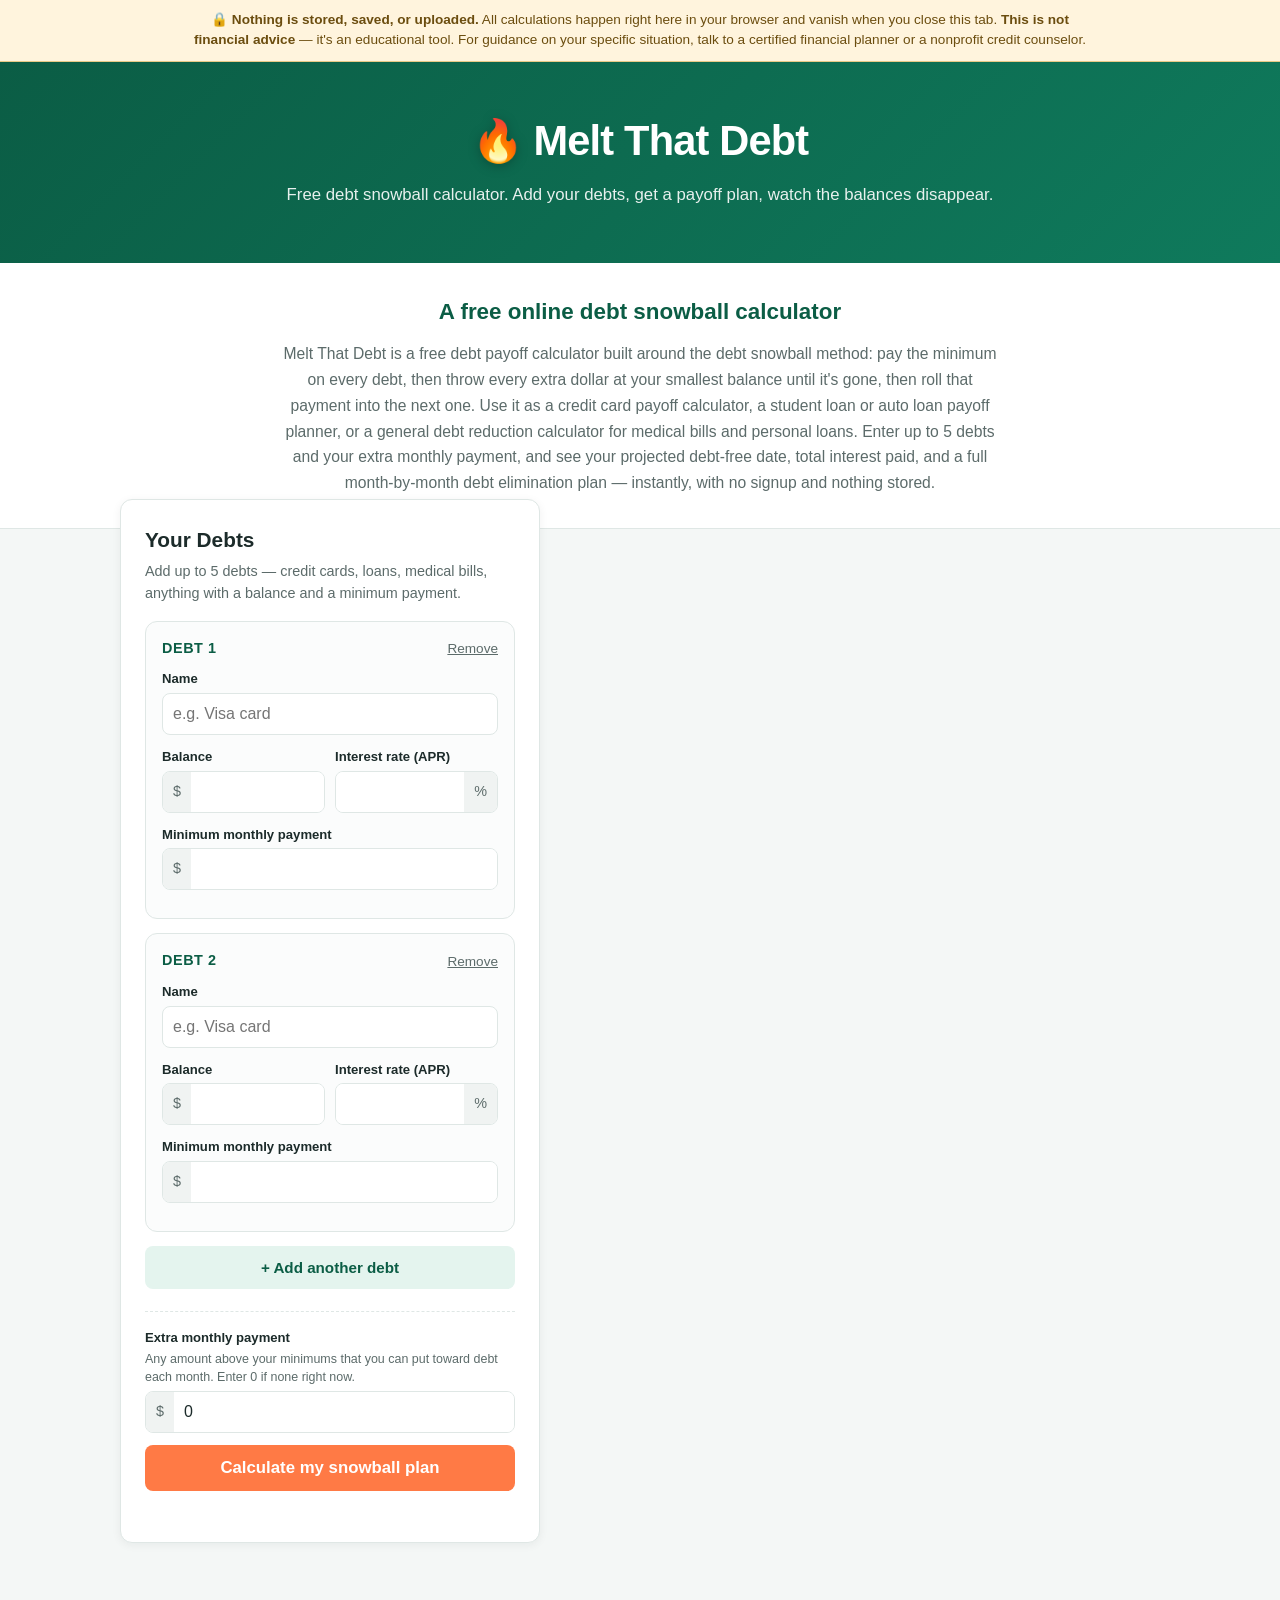
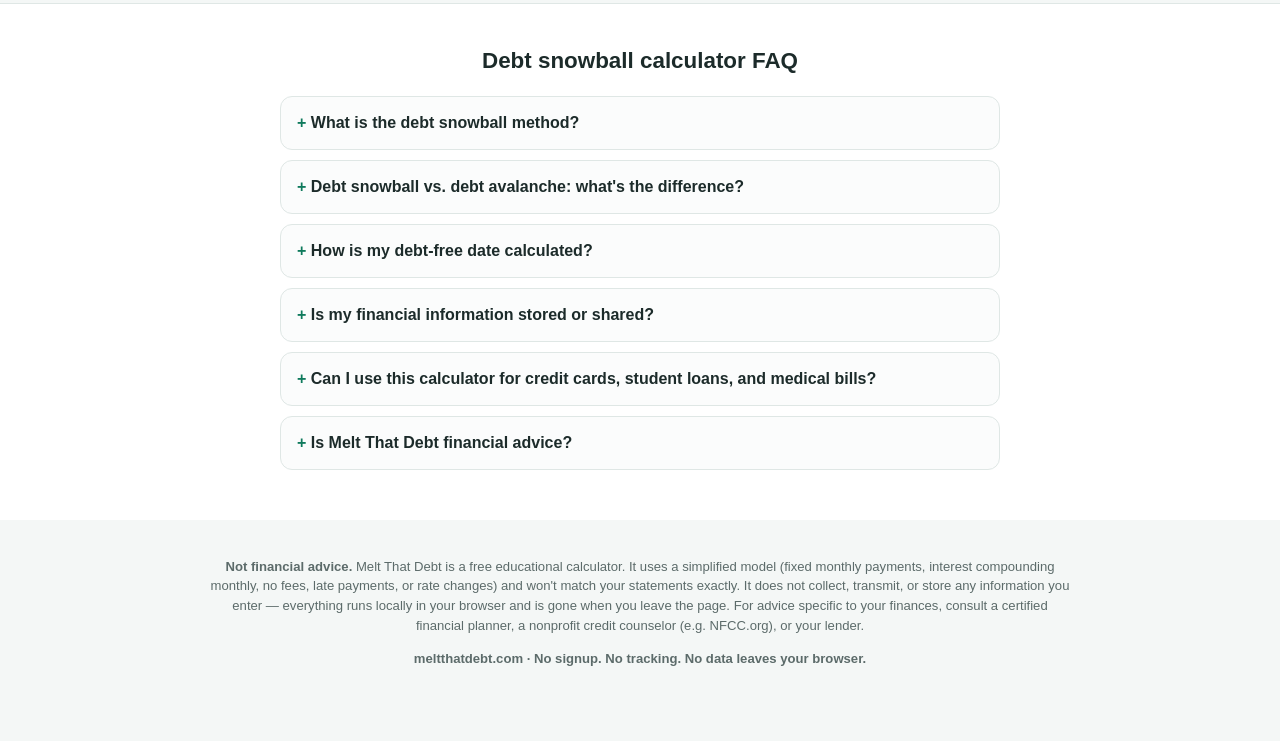
<file: meltthatdebt/index.html>
<!DOCTYPE html>
<html lang="en">
<head>
<meta charset="UTF-8" />
<meta name="viewport" content="width=device-width, initial-scale=1.0" />
<title>Melt That Debt — Free Debt Snowball Calculator</title>

<!-- Primary SEO meta -->
<meta name="description" content="Free debt snowball calculator that shows exactly how to pay off credit cards, personal loans, and medical bills fastest. Add up to 5 debts, see your debt-free date, total interest paid, and a full month-by-month payoff plan. No signup, nothing stored." />
<meta name="keywords" content="debt snowball calculator, debt payoff calculator, credit card debt calculator, pay off debt fast, debt free calculator, debt reduction calculator, debt elimination plan, debt snowball method, debt avalanche vs snowball, personal finance calculator, budgeting tool, loan payoff calculator, credit card payoff plan, financial freedom calculator, get out of debt, minimum payment calculator, debt free date calculator, how to pay off credit card debt, student loan payoff, medical debt payoff" />
<meta name="author" content="Melt That Debt" />
<meta name="robots" content="index, follow" />
<meta name="theme-color" content="#0f7a5c" />
<link rel="canonical" href="https://meltthatdebt.com/" />

<!-- Open Graph / Facebook / LinkedIn / Slack unfurls -->
<meta property="og:type" content="website" />
<meta property="og:site_name" content="Melt That Debt" />
<meta property="og:title" content="Melt That Debt — Free Debt Snowball Calculator" />
<meta property="og:description" content="Add up to 5 debts and get a free, private debt snowball payoff plan: debt-free date, total interest paid, and a month-by-month schedule. Nothing is ever stored." />
<meta property="og:url" content="https://meltthatdebt.com/" />
<meta property="og:image" content="https://meltthatdebt.com/assets/og-image.png" />
<meta property="og:image:width" content="1200" />
<meta property="og:image:height" content="630" />
<meta property="og:image:alt" content="Melt That Debt — free debt snowball calculator" />
<meta property="og:locale" content="en_US" />

<!-- Twitter / X Card -->
<meta name="twitter:card" content="summary_large_image" />
<meta name="twitter:title" content="Melt That Debt — Free Debt Snowball Calculator" />
<meta name="twitter:description" content="Add up to 5 debts and get a free, private debt snowball payoff plan: debt-free date, total interest paid, and a month-by-month schedule." />
<meta name="twitter:image" content="https://meltthatdebt.com/assets/og-image.png" />
<meta name="twitter:image:alt" content="Melt That Debt — free debt snowball calculator" />

<!-- Icons / PWA -->
<link rel="manifest" href="/manifest.json" />
<link rel="icon" type="image/png" sizes="32x32" href="/assets/icon-32.png" />
<link rel="icon" type="image/png" sizes="192x192" href="/assets/icon-192.png" />
<link rel="apple-touch-icon" sizes="180x180" href="/assets/icon-180.png" />
<link rel="icon" href="data:image/svg+xml,<svg xmlns=%22http://www.w3.org/2000/svg%22 viewBox=%220 0 100 100%22><text y=%22.9em%22 font-size=%2290%22>🔥</text></svg>" />

<link rel="stylesheet" href="styles.css" />

<!-- Structured data: describes the tool itself -->
<script type="application/ld+json">
{
  "@context": "https://schema.org",
  "@type": "WebApplication",
  "name": "Melt That Debt",
  "url": "https://meltthatdebt.com/",
  "description": "A free, private debt snowball calculator. Add up to 5 debts (credit cards, loans, medical bills) and get a month-by-month payoff plan showing your debt-free date and total interest paid.",
  "applicationCategory": "FinanceApplication",
  "operatingSystem": "Any (runs in any modern web browser)",
  "offers": {
    "@type": "Offer",
    "price": "0",
    "priceCurrency": "USD"
  },
  "featureList": [
    "Debt snowball payoff calculator",
    "Supports up to 5 debts",
    "Debt-free date estimate",
    "Total interest paid estimate",
    "Month-by-month payoff schedule",
    "No signup or data storage required"
  ]
}
</script>

<!-- Structured data: FAQ content matches the visible FAQ section below -->
<script type="application/ld+json">
{
  "@context": "https://schema.org",
  "@type": "FAQPage",
  "mainEntity": [
    {
      "@type": "Question",
      "name": "What is the debt snowball method?",
      "acceptedAnswer": {
        "@type": "Answer",
        "text": "The debt snowball method is a debt payoff strategy where you list your debts from smallest balance to largest, pay the minimum on all of them, and put every extra dollar toward the smallest balance first. Once that debt is paid off, you roll its payment into the next-smallest debt, so your payment 'snowballs' and grows as each debt disappears."
      }
    },
    {
      "@type": "Question",
      "name": "Debt snowball vs. debt avalanche: what's the difference?",
      "acceptedAnswer": {
        "@type": "Answer",
        "text": "The debt snowball method targets your smallest balance first, which builds momentum and quick wins. The debt avalanche method targets your highest interest rate first, which usually saves more money in total interest. This calculator uses the snowball method because the fast early payoffs tend to keep people motivated enough to finish."
      }
    },
    {
      "@type": "Question",
      "name": "How is my debt-free date calculated?",
      "acceptedAnswer": {
        "@type": "Answer",
        "text": "The calculator simulates your debts month by month: interest accrues on each balance, minimum payments are made on every debt, and any extra monthly payment is applied to your current target debt. As each debt is paid off, its minimum payment rolls into the next one. The date is simply today's date plus the number of months that simulation takes to reach a zero balance on every debt."
      }
    },
    {
      "@type": "Question",
      "name": "Is my financial information stored or shared?",
      "acceptedAnswer": {
        "@type": "Answer",
        "text": "No. Melt That Debt runs entirely in your browser with no backend server, database, or analytics. Nothing you type is ever transmitted or saved anywhere, and it disappears as soon as you close or refresh the tab."
      }
    },
    {
      "@type": "Question",
      "name": "Can I use this calculator for credit cards, student loans, and medical bills?",
      "acceptedAnswer": {
        "@type": "Answer",
        "text": "Yes. You can add up to 5 debts of any kind, including credit cards, personal loans, auto loans, student loans, and medical bills, as long as you know the balance, interest rate, and minimum monthly payment."
      }
    },
    {
      "@type": "Question",
      "name": "Is Melt That Debt financial advice?",
      "acceptedAnswer": {
        "@type": "Answer",
        "text": "No. Melt That Debt is a free educational tool, not financial, legal, or tax advice. It uses a simplified model and may not match your real statements exactly. For advice specific to your situation, talk to a certified financial planner or a nonprofit credit counselor."
      }
    }
  ]
}
</script>
</head>
<body>

<div class="disclaimer-banner" role="note" aria-label="Privacy and advice disclaimer">
  <p>
    <strong>🔒 Nothing is stored, saved, or uploaded.</strong>
    All calculations happen right here in your browser and vanish when you close this tab.
    <strong>This is not financial advice</strong> — it's an educational tool. For guidance on your specific situation, talk to a certified financial planner or a nonprofit credit counselor.
  </p>
</div>

<header class="hero">
  <div class="hero-inner">
    <h1><span class="flame">🔥</span> Melt That Debt</h1>
    <p class="tagline">Free debt snowball calculator. Add your debts, get a payoff plan, watch the balances disappear.</p>
  </div>
</header>

<section class="intro">
  <div class="intro-inner">
    <h2>A free online debt snowball calculator</h2>
    <p>
      Melt That Debt is a free debt payoff calculator built around the debt snowball method: pay the minimum on every debt, then throw every extra dollar at your smallest balance until it's gone, then roll that payment into the next one. Use it as a credit card payoff calculator, a student loan or auto loan payoff planner, or a general debt reduction calculator for medical bills and personal loans. Enter up to 5 debts and your extra monthly payment, and see your projected debt-free date, total interest paid, and a full month-by-month debt elimination plan &mdash; instantly, with no signup and nothing stored.
    </p>
  </div>
</section>

<main class="layout">

  <section class="panel form-panel" aria-labelledby="form-heading">
    <h2 id="form-heading">Your Debts</h2>
    <p class="hint">Add up to 5 debts — credit cards, loans, medical bills, anything with a balance and a minimum payment.</p>

    <form id="debt-form" novalidate>
      <div id="debt-rows"></div>

      <button type="button" id="add-debt-btn" class="btn btn-secondary">+ Add another debt</button>

      <div class="field extra-payment-field">
        <label for="extra-payment">
          Extra monthly payment
          <span class="field-help">Any amount above your minimums that you can put toward debt each month. Enter 0 if none right now.</span>
        </label>
        <div class="input-prefix">
          <span>$</span>
          <input type="number" id="extra-payment" name="extra-payment" min="0" step="1" value="0" inputmode="decimal" />
        </div>
      </div>

      <button type="submit" id="calculate-btn" class="btn btn-primary">Calculate my snowball plan</button>
      <p id="form-error" class="form-error" role="alert" aria-live="polite"></p>
    </form>
  </section>

  <section class="panel results-panel" id="results-panel" aria-labelledby="results-heading" hidden>
    <h2 id="results-heading">Your Payoff Plan</h2>

    <div class="stat-cards" id="stat-cards"></div>

    <div class="results-block">
      <h3>Attack order (smallest balance first)</h3>
      <p class="hint">The debt snowball method: pay minimums on everything, then throw every spare dollar at your smallest balance. Once it's gone, roll its whole payment into the next one — your "snowball" grows as you go.</p>
      <ol id="payoff-order" class="payoff-order"></ol>
    </div>

    <div class="results-block">
      <h3>Total balance over time</h3>
      <canvas id="balance-chart" width="800" height="320" role="img" aria-label="Line chart of total remaining debt balance declining over time"></canvas>
      <div id="chart-legend" class="chart-legend"></div>
    </div>

    <div class="results-block">
      <h3>Full payoff schedule</h3>
      <p class="hint">One row per debt, showing exactly when it's crossed off the list.</p>
      <div class="table-wrap">
        <table id="schedule-table">
          <thead>
            <tr>
              <th>#</th>
              <th>Debt</th>
              <th>Starting balance</th>
              <th>Interest rate</th>
              <th>Debt-free in</th>
              <th>Debt-free date</th>
            </tr>
          </thead>
          <tbody></tbody>
        </table>
      </div>
    </div>

    <p id="warning-note" class="warning-note" hidden></p>
  </section>

</main>

<section class="faq" aria-labelledby="faq-heading">
  <div class="faq-inner">
    <h2 id="faq-heading">Debt snowball calculator FAQ</h2>

    <details>
      <summary>What is the debt snowball method?</summary>
      <p>The debt snowball method is a debt payoff strategy where you list your debts from smallest balance to largest, pay the minimum on all of them, and put every extra dollar toward the smallest balance first. Once that debt is paid off, you roll its payment into the next-smallest debt, so your payment "snowballs" and grows as each debt disappears.</p>
    </details>

    <details>
      <summary>Debt snowball vs. debt avalanche: what's the difference?</summary>
      <p>The debt snowball method targets your smallest balance first, which builds momentum and quick wins. The debt avalanche method targets your highest interest rate first, which usually saves more money in total interest. This calculator uses the snowball method because the fast early payoffs tend to keep people motivated enough to finish.</p>
    </details>

    <details>
      <summary>How is my debt-free date calculated?</summary>
      <p>The calculator simulates your debts month by month: interest accrues on each balance, minimum payments are made on every debt, and any extra monthly payment is applied to your current target debt. As each debt is paid off, its minimum payment rolls into the next one. The date is simply today's date plus the number of months that simulation takes to reach a zero balance on every debt.</p>
    </details>

    <details>
      <summary>Is my financial information stored or shared?</summary>
      <p>No. Melt That Debt runs entirely in your browser with no backend server, database, or analytics. Nothing you type is ever transmitted or saved anywhere, and it disappears as soon as you close or refresh the tab.</p>
    </details>

    <details>
      <summary>Can I use this calculator for credit cards, student loans, and medical bills?</summary>
      <p>Yes. You can add up to 5 debts of any kind, including credit cards, personal loans, auto loans, student loans, and medical bills, as long as you know the balance, interest rate, and minimum monthly payment.</p>
    </details>

    <details>
      <summary>Is Melt That Debt financial advice?</summary>
      <p>No. Melt That Debt is a free educational tool, not financial, legal, or tax advice. It uses a simplified model and may not match your real statements exactly. For advice specific to your situation, talk to a certified financial planner or a nonprofit credit counselor.</p>
    </details>
  </div>
</section>

<footer class="site-footer">
  <p>
    <strong>Not financial advice.</strong> Melt That Debt is a free educational calculator. It uses a simplified model (fixed monthly payments, interest compounding monthly, no fees, late payments, or rate changes) and won't match your statements exactly. It does not collect, transmit, or store any information you enter — everything runs locally in your browser and is gone when you leave the page. For advice specific to your finances, consult a certified financial planner, a nonprofit credit counselor (e.g. NFCC.org), or your lender.
  </p>
  <p class="footer-meta">meltthatdebt.com &middot; No signup. No tracking. No data leaves your browser.</p>
</footer>

<script src="script.js"></script>
</body>
</html>
</file>
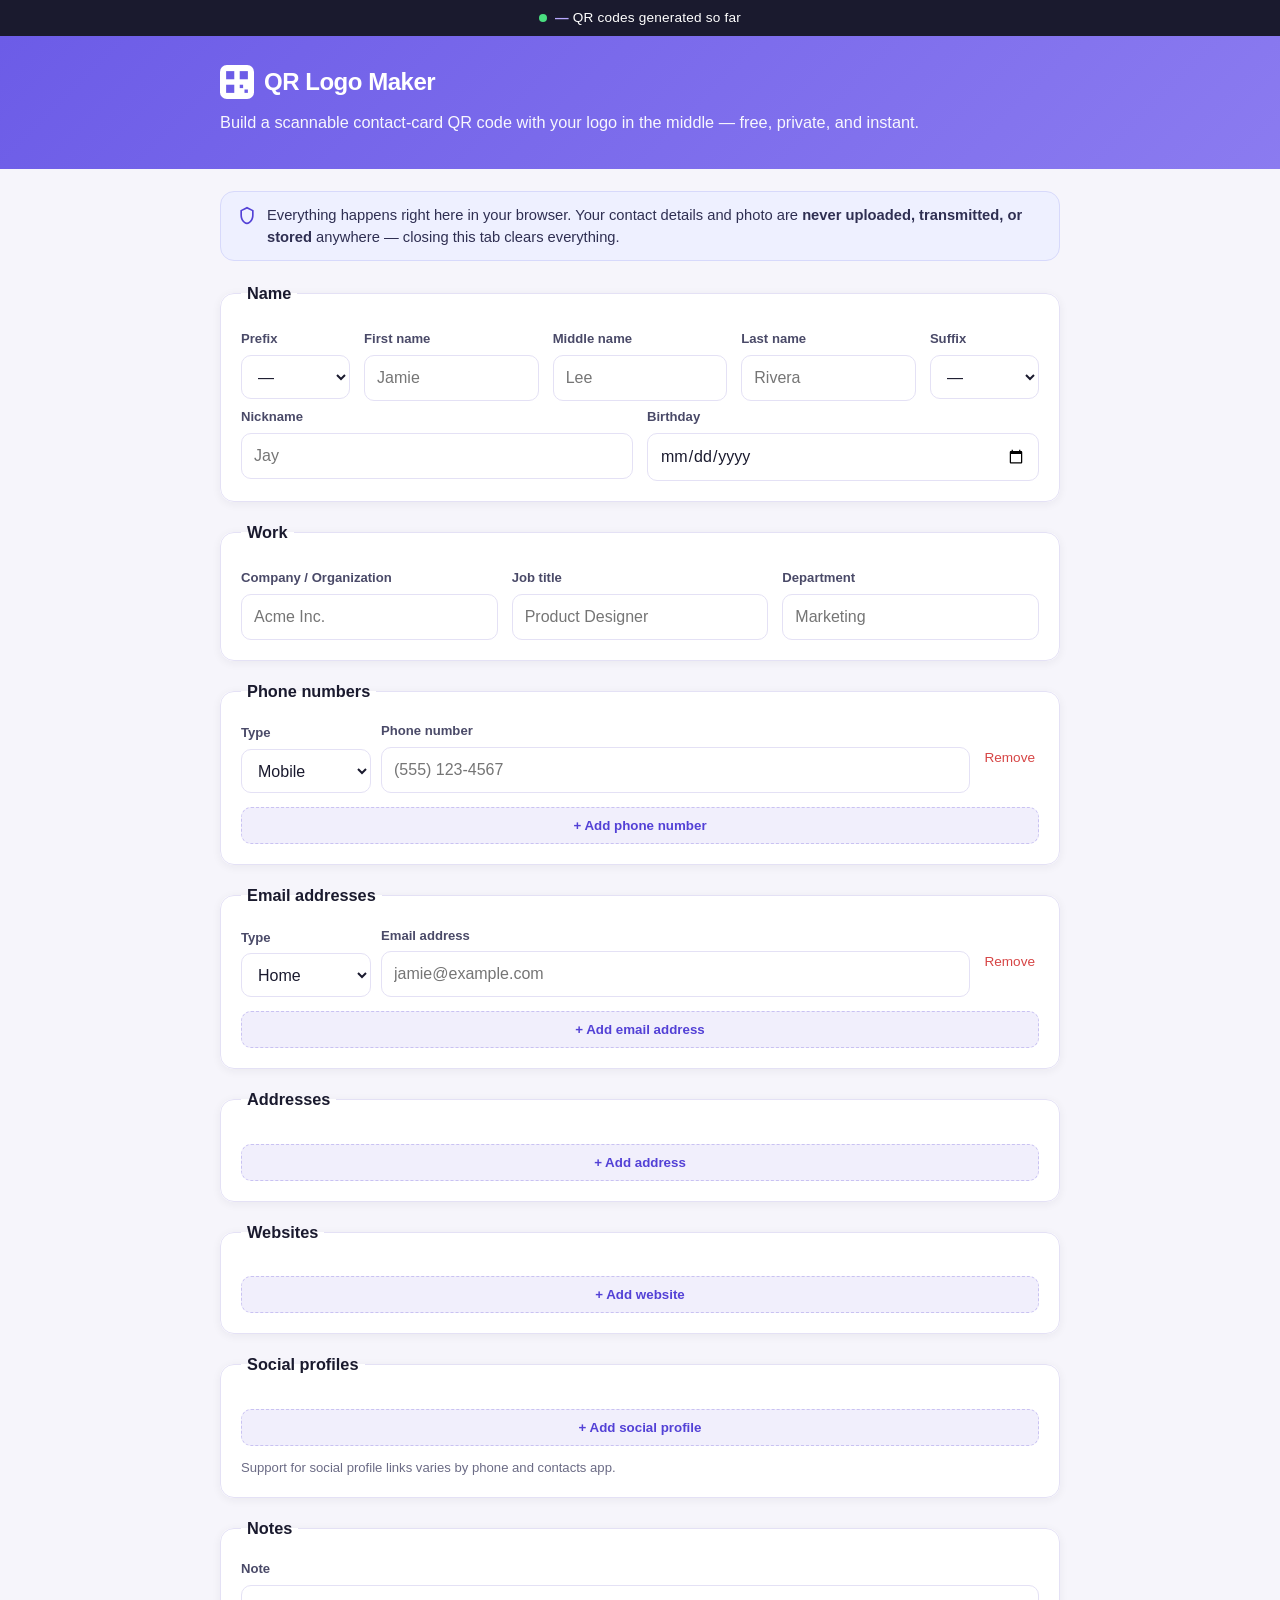
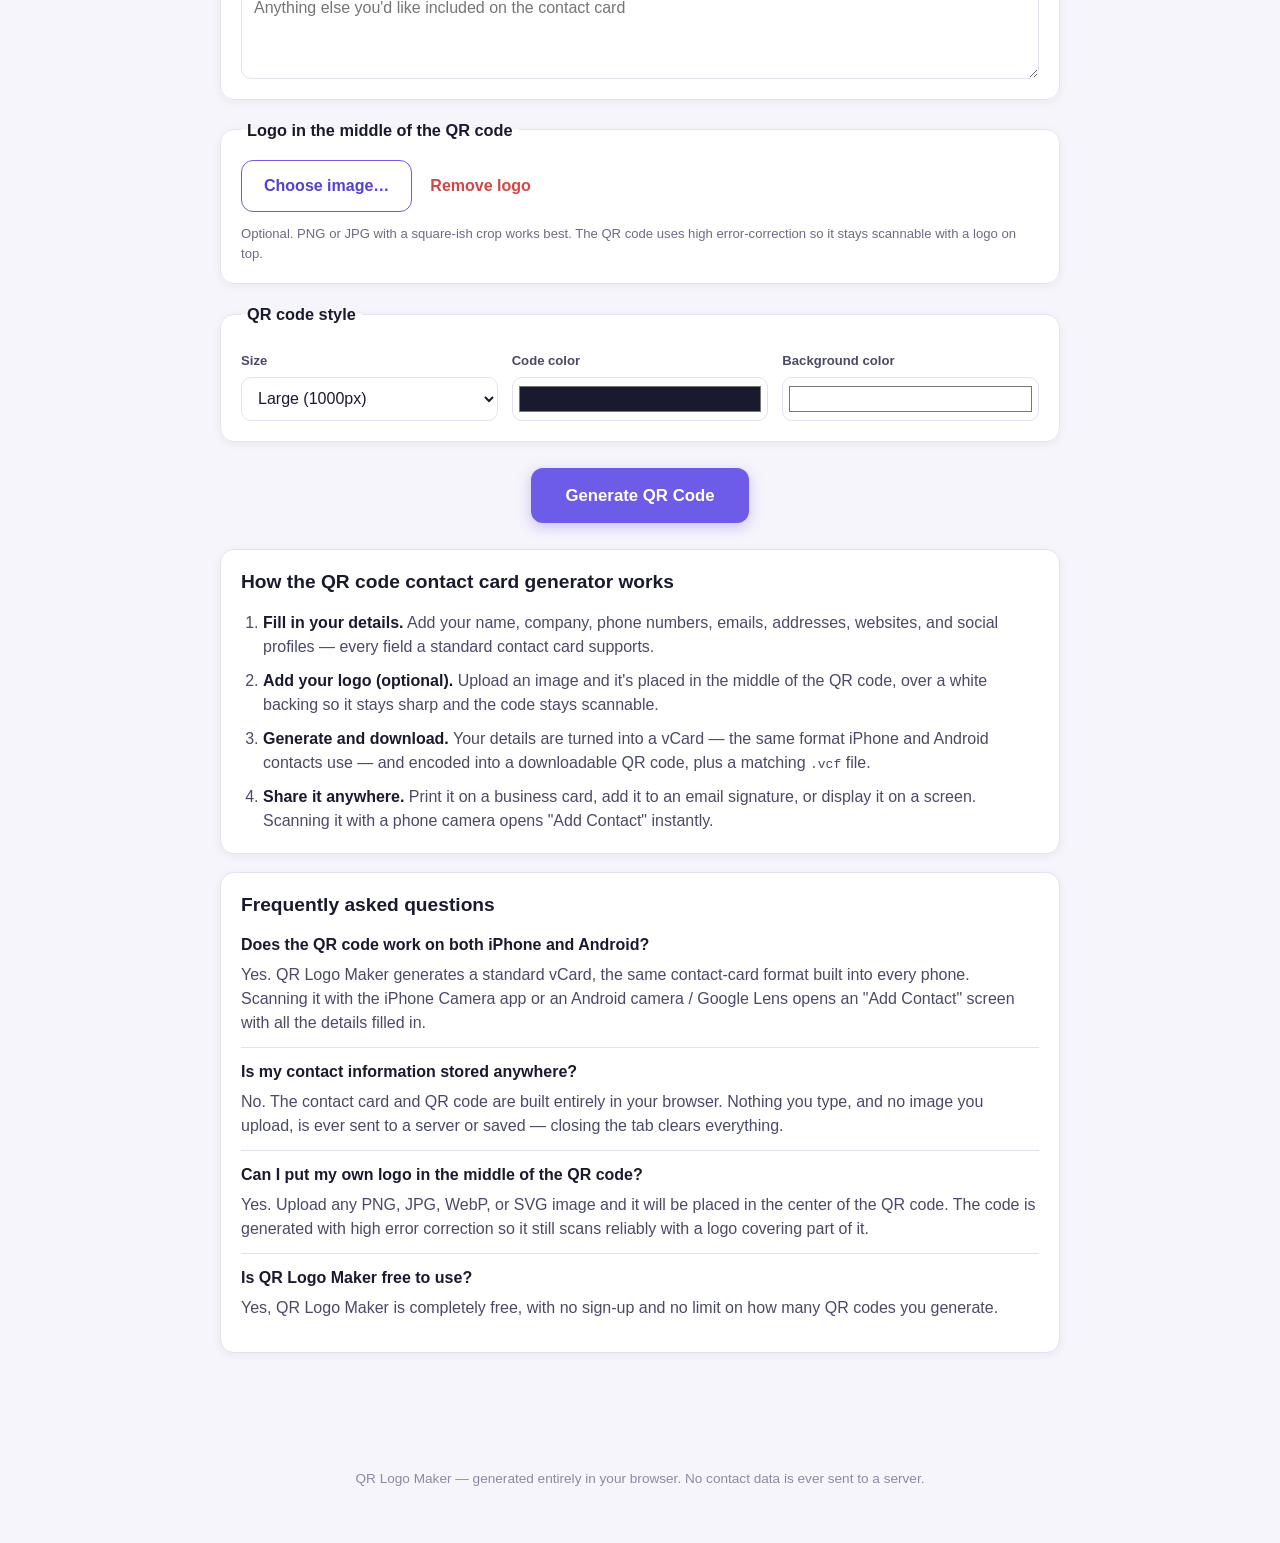
<file: qr-logo-maker/index.html>
<!DOCTYPE html>
<html lang="en">
<head>
<meta charset="UTF-8">
<meta name="viewport" content="width=device-width, initial-scale=1, maximum-scale=5">
<title>QR Logo Maker — Free vCard QR Code Generator with Your Logo</title>
<meta name="description" content="Create a free QR code contact card (vCard) with your own logo in the middle. Works with iPhone and Android contacts. Nothing is ever uploaded or stored.">
<meta name="keywords" content="QR code contact card, vCard QR code generator, QR code with logo, digital business card QR code, QR code maker free">
<meta name="robots" content="index, follow">
<meta name="author" content="QR Logo Maker">
<link rel="canonical" href="https://qrlogomaker.com/">

<!-- Open Graph / Facebook, LinkedIn, iMessage previews -->
<meta property="og:type" content="website">
<meta property="og:url" content="https://qrlogomaker.com/">
<meta property="og:site_name" content="QR Logo Maker">
<meta property="og:title" content="QR Logo Maker — Free vCard QR Code Generator with Your Logo">
<meta property="og:description" content="Create a free QR code contact card (vCard) with your own logo in the middle. Works with iPhone and Android contacts. Nothing is ever uploaded or stored.">
<meta property="og:image" content="https://qrlogomaker.com/assets/og-image.png">
<meta property="og:image:width" content="1200">
<meta property="og:image:height" content="630">
<meta property="og:image:alt" content="QR Logo Maker — free QR code contact cards with your logo in the middle">

<!-- Twitter / X card -->
<meta name="twitter:card" content="summary_large_image">
<meta name="twitter:title" content="QR Logo Maker — Free vCard QR Code Generator with Your Logo">
<meta name="twitter:description" content="Create a free QR code contact card (vCard) with your own logo in the middle. Works with iPhone and Android contacts. Nothing is ever uploaded or stored.">
<meta name="twitter:image" content="https://qrlogomaker.com/assets/og-image.png">

<meta name="theme-color" content="#6c5ce7">
<link rel="manifest" href="manifest.json">
<link rel="icon" type="image/svg+xml" href="data:image/svg+xml,%3Csvg xmlns='http://www.w3.org/2000/svg' viewBox='0 0 100 100'%3E%3Crect width='100' height='100' rx='20' fill='%236c5ce7'/%3E%3Crect x='18' y='18' width='24' height='24' fill='white'/%3E%3Crect x='58' y='18' width='24' height='24' fill='white'/%3E%3Crect x='18' y='58' width='24' height='24' fill='white'/%3E%3Crect x='58' y='58' width='10' height='10' fill='white'/%3E%3Crect x='72' y='72' width='10' height='10' fill='white'/%3E%3C/svg%3E">
<link rel="icon" type="image/png" sizes="32x32" href="assets/favicon-32.png">
<link rel="apple-touch-icon" sizes="180x180" href="assets/apple-touch-icon.png">
<link rel="stylesheet" href="css/styles.css">

<script type="application/ld+json">
{
  "@context": "https://schema.org",
  "@type": "WebApplication",
  "name": "QR Logo Maker",
  "url": "https://qrlogomaker.com/",
  "description": "Create a free QR code contact card (vCard) with your own logo in the middle. Works with iPhone and Android contacts. Nothing is ever uploaded or stored.",
  "applicationCategory": "UtilitiesApplication",
  "operatingSystem": "Any",
  "browserRequirements": "Requires a modern web browser",
  "offers": {
    "@type": "Offer",
    "price": "0",
    "priceCurrency": "USD"
  }
}
</script>
<script type="application/ld+json">
{
  "@context": "https://schema.org",
  "@type": "FAQPage",
  "mainEntity": [
    {
      "@type": "Question",
      "name": "Does the QR code work on both iPhone and Android?",
      "acceptedAnswer": {
        "@type": "Answer",
        "text": "Yes. QR Logo Maker generates a standard vCard, the same contact-card format built into every phone. Scanning it with the iPhone Camera app or an Android camera / Google Lens opens an \"Add Contact\" screen with all the details filled in."
      }
    },
    {
      "@type": "Question",
      "name": "Is my contact information stored anywhere?",
      "acceptedAnswer": {
        "@type": "Answer",
        "text": "No. The contact card and QR code are built entirely in your browser. Nothing you type, and no image you upload, is ever sent to a server or saved — closing the tab clears everything."
      }
    },
    {
      "@type": "Question",
      "name": "Can I put my own logo in the middle of the QR code?",
      "acceptedAnswer": {
        "@type": "Answer",
        "text": "Yes. Upload any PNG, JPG, WebP, or SVG image and it will be placed in the center of the QR code. The code is generated with high error correction so it still scans reliably with a logo covering part of it."
      }
    },
    {
      "@type": "Question",
      "name": "Is QR Logo Maker free to use?",
      "acceptedAnswer": {
        "@type": "Answer",
        "text": "Yes, QR Logo Maker is completely free, with no sign-up and no limit on how many QR codes you generate."
      }
    }
  ]
}
</script>
</head>
<body>

<div id="counter-ticker" class="ticker" role="status" aria-live="polite">
  <span class="ticker-dot" aria-hidden="true"></span>
  <span id="ticker-text"><strong id="ticker-count">—</strong> QR codes generated so far</span>
</div>

<header class="site-header">
  <div class="wrap">
    <div class="brand">
      <span class="brand-mark" aria-hidden="true">
        <svg viewBox="0 0 100 100" width="34" height="34">
          <rect width="100" height="100" rx="20" fill="#ffffff"/>
          <rect x="18" y="18" width="24" height="24" fill="#6c5ce7"/>
          <rect x="58" y="18" width="24" height="24" fill="#6c5ce7"/>
          <rect x="18" y="58" width="24" height="24" fill="#6c5ce7"/>
          <rect x="58" y="58" width="10" height="10" fill="#6c5ce7"/>
          <rect x="72" y="72" width="10" height="10" fill="#6c5ce7"/>
        </svg>
      </span>
      <h1 class="brand-name">QR Logo Maker</h1>
    </div>
    <p class="tagline">Build a scannable contact‑card QR code with your logo in the middle — free, private, and instant.</p>
  </div>
</header>

<main class="wrap">

  <section class="privacy-banner" aria-label="Privacy notice">
    <svg viewBox="0 0 24 24" width="20" height="20" aria-hidden="true"><path fill="currentColor" d="M12 1l8 4v6c0 5.5-3.4 9.7-8 11-4.6-1.3-8-5.5-8-11V5l8-4zm0 2.2L6 6v5c0 4.4 2.6 7.9 6 8.9 3.4-1 6-4.5 6-8.9V6l-6-2.8z"/></svg>
    <p>Everything happens right here in your browser. Your contact details and photo are <strong>never uploaded, transmitted, or stored</strong> anywhere — closing this tab clears everything.</p>
  </section>

  <form id="qr-form" novalidate>

    <!-- NAME -->
    <fieldset class="card">
      <legend>Name</legend>
      <div class="grid grid-5">
        <div class="field">
          <label for="prefix">Prefix</label>
          <select id="prefix">
            <option value="">—</option>
            <option>Mr.</option><option>Mrs.</option><option>Ms.</option><option>Miss</option>
            <option>Mx.</option><option>Dr.</option><option>Prof.</option><option>Rev.</option><option>Fr.</option>
          </select>
        </div>
        <div class="field">
          <label for="firstName">First name</label>
          <input type="text" id="firstName" autocomplete="given-name" placeholder="Jamie">
        </div>
        <div class="field">
          <label for="middleName">Middle name</label>
          <input type="text" id="middleName" autocomplete="additional-name" placeholder="Lee">
        </div>
        <div class="field">
          <label for="lastName">Last name</label>
          <input type="text" id="lastName" autocomplete="family-name" placeholder="Rivera">
        </div>
        <div class="field">
          <label for="suffix">Suffix</label>
          <select id="suffix">
            <option value="">—</option>
            <option>Jr.</option><option>Sr.</option><option>II</option><option>III</option><option>IV</option>
            <option>PhD</option><option>MD</option><option>Esq.</option>
          </select>
        </div>
      </div>
      <div class="grid grid-2">
        <div class="field">
          <label for="nickname">Nickname</label>
          <input type="text" id="nickname" autocomplete="nickname" placeholder="Jay">
        </div>
        <div class="field">
          <label for="birthday">Birthday</label>
          <input type="date" id="birthday">
        </div>
      </div>
    </fieldset>

    <!-- ORG -->
    <fieldset class="card">
      <legend>Work</legend>
      <div class="grid grid-3">
        <div class="field">
          <label for="org">Company / Organization</label>
          <input type="text" id="org" autocomplete="organization" placeholder="Acme Inc.">
        </div>
        <div class="field">
          <label for="title">Job title</label>
          <input type="text" id="title" autocomplete="organization-title" placeholder="Product Designer">
        </div>
        <div class="field">
          <label for="department">Department</label>
          <input type="text" id="department" placeholder="Marketing">
        </div>
      </div>
    </fieldset>

    <!-- PHONES -->
    <fieldset class="card">
      <legend>Phone numbers</legend>
      <div id="phone-list" class="repeat-list"></div>
      <button type="button" class="btn-add" data-add="phone">+ Add phone number</button>
    </fieldset>

    <!-- EMAILS -->
    <fieldset class="card">
      <legend>Email addresses</legend>
      <div id="email-list" class="repeat-list"></div>
      <button type="button" class="btn-add" data-add="email">+ Add email address</button>
    </fieldset>

    <!-- ADDRESSES -->
    <fieldset class="card">
      <legend>Addresses</legend>
      <div id="address-list" class="repeat-list"></div>
      <button type="button" class="btn-add" data-add="address">+ Add address</button>
    </fieldset>

    <!-- WEBSITES -->
    <fieldset class="card">
      <legend>Websites</legend>
      <div id="url-list" class="repeat-list"></div>
      <button type="button" class="btn-add" data-add="url">+ Add website</button>
    </fieldset>

    <!-- SOCIAL -->
    <fieldset class="card">
      <legend>Social profiles</legend>
      <div id="social-list" class="repeat-list"></div>
      <button type="button" class="btn-add" data-add="social">+ Add social profile</button>
      <p class="hint">Support for social profile links varies by phone and contacts app.</p>
    </fieldset>

    <!-- NOTES -->
    <fieldset class="card">
      <legend>Notes</legend>
      <div class="field">
        <label for="notes">Note</label>
        <textarea id="notes" rows="3" placeholder="Anything else you'd like included on the contact card"></textarea>
      </div>
    </fieldset>

    <!-- LOGO -->
    <fieldset class="card">
      <legend>Logo in the middle of the QR code</legend>
      <div class="logo-row">
        <div class="logo-upload">
          <input type="file" id="logoFile" accept="image/png,image/jpeg,image/webp,image/svg+xml">
          <label for="logoFile" class="btn-secondary">Choose image…</label>
          <button type="button" id="logoRemove" class="btn-text" hidden>Remove logo</button>
        </div>
        <img id="logoPreview" alt="Logo preview" hidden>
      </div>
      <p class="hint">Optional. PNG or JPG with a square-ish crop works best. The QR code uses high error‑correction so it stays scannable with a logo on top.</p>
    </fieldset>

    <!-- QR STYLE -->
    <fieldset class="card">
      <legend>QR code style</legend>
      <div class="grid grid-3">
        <div class="field">
          <label for="qrSize">Size</label>
          <select id="qrSize">
            <option value="600">Medium (600px)</option>
            <option value="1000" selected>Large (1000px)</option>
            <option value="1600">Extra large (1600px)</option>
          </select>
        </div>
        <div class="field">
          <label for="qrDark">Code color</label>
          <input type="color" id="qrDark" value="#1a1a2e">
        </div>
        <div class="field">
          <label for="qrLight">Background color</label>
          <input type="color" id="qrLight" value="#ffffff">
        </div>
      </div>
    </fieldset>

    <div class="generate-row">
      <button type="submit" id="generateBtn" class="btn-primary">Generate QR Code</button>
      <p id="formError" class="form-error" role="alert" hidden></p>
    </div>
  </form>

  <section id="result" class="card result-card" hidden>
    <h2>Your contact QR code</h2>
    <div class="result-body">
      <div class="qr-preview-wrap">
        <canvas id="qrCanvas"></canvas>
      </div>
      <div class="result-actions">
        <p>Scan it with any phone camera to add <strong id="resultName">this contact</strong> — works on both iOS and Android.</p>
        <a id="downloadBtn" class="btn-primary" download="contact-qr-code.png">Download QR Code</a>
        <button type="button" id="downloadVcfBtn" class="btn-secondary">Download .vcf contact file</button>
      </div>
    </div>
  </section>

  <section class="card content-section" aria-labelledby="how-it-works-heading">
    <h2 id="how-it-works-heading">How the QR code contact card generator works</h2>
    <ol class="steps">
      <li><strong>Fill in your details.</strong> Add your name, company, phone numbers, emails, addresses, websites, and social profiles — every field a standard contact card supports.</li>
      <li><strong>Add your logo (optional).</strong> Upload an image and it's placed in the middle of the QR code, over a white backing so it stays sharp and the code stays scannable.</li>
      <li><strong>Generate and download.</strong> Your details are turned into a vCard — the same format iPhone and Android contacts use — and encoded into a downloadable QR code, plus a matching <code>.vcf</code> file.</li>
      <li><strong>Share it anywhere.</strong> Print it on a business card, add it to an email signature, or display it on a screen. Scanning it with a phone camera opens "Add Contact" instantly.</li>
    </ol>
  </section>

  <section class="card content-section" aria-labelledby="faq-heading">
    <h2 id="faq-heading">Frequently asked questions</h2>
    <div class="faq-item">
      <h3>Does the QR code work on both iPhone and Android?</h3>
      <p>Yes. QR Logo Maker generates a standard vCard, the same contact-card format built into every phone. Scanning it with the iPhone Camera app or an Android camera / Google Lens opens an "Add Contact" screen with all the details filled in.</p>
    </div>
    <div class="faq-item">
      <h3>Is my contact information stored anywhere?</h3>
      <p>No. The contact card and QR code are built entirely in your browser. Nothing you type, and no image you upload, is ever sent to a server or saved — closing the tab clears everything.</p>
    </div>
    <div class="faq-item">
      <h3>Can I put my own logo in the middle of the QR code?</h3>
      <p>Yes. Upload any PNG, JPG, WebP, or SVG image and it will be placed in the center of the QR code. The code is generated with high error correction so it still scans reliably with a logo covering part of it.</p>
    </div>
    <div class="faq-item">
      <h3>Is QR Logo Maker free to use?</h3>
      <p>Yes, QR Logo Maker is completely free, with no sign-up and no limit on how many QR codes you generate.</p>
    </div>
  </section>

</main>

<footer class="site-footer">
  <div class="wrap">
    <p>QR Logo Maker — generated entirely in your browser. No contact data is ever sent to a server.</p>
  </div>
</footer>

<!-- Hidden element used internally to render the raw QR code before compositing the logo -->
<div id="qr-render-target" style="position:absolute;left:-9999px;top:-9999px;" aria-hidden="true"></div>

<script src="js/qrcode.min.js"></script>
<script src="js/app.js"></script>
</body>
</html>
</file>
<file: meltthatdebt/styles.css>
:root {
  --bg: #f4f7f6;
  --surface: #ffffff;
  --text: #1c2b2a;
  --text-muted: #5c6b6a;
  --border: #dfe7e5;
  --primary: #0f7a5c;
  --primary-dark: #0b5d45;
  --primary-light: #e4f4ee;
  --accent: #ff7a45;
  --danger: #c0392b;
  --warning-bg: #fff4dd;
  --warning-border: #e8c987;
  --warning-text: #6b4d0f;
  --radius: 12px;
  --shadow: 0 2px 10px rgba(15, 40, 35, 0.06);
  color-scheme: light;
}

* {
  box-sizing: border-box;
}

body {
  margin: 0;
  padding: 0;
  background: var(--bg);
  color: var(--text);
  font-family: -apple-system, BlinkMacSystemFont, "Segoe UI", Roboto, Helvetica, Arial, sans-serif;
  line-height: 1.5;
}

/* ---------- Disclaimer banner ---------- */
.disclaimer-banner {
  background: var(--warning-bg);
  border-bottom: 1px solid var(--warning-border);
  color: var(--warning-text);
  padding: 10px 20px;
  text-align: center;
  font-size: 0.85rem;
}

.disclaimer-banner p {
  margin: 0;
  max-width: 900px;
  margin: 0 auto;
}

/* ---------- Hero ---------- */
.hero {
  background: linear-gradient(135deg, var(--primary-dark), var(--primary));
  color: #fff;
  padding: 48px 20px 56px;
  text-align: center;
}

.hero-inner {
  max-width: 720px;
  margin: 0 auto;
}

.hero h1 {
  margin: 0 0 10px;
  font-size: clamp(1.8rem, 4vw, 2.6rem);
  font-weight: 800;
  letter-spacing: -0.02em;
}

.flame {
  filter: drop-shadow(0 2px 6px rgba(0, 0, 0, 0.25));
}

.tagline {
  margin: 0;
  font-size: 1.05rem;
  color: rgba(255, 255, 255, 0.9);
}

/* ---------- Intro / FAQ (SEO content) ---------- */
.intro {
  background: var(--surface);
  border-bottom: 1px solid var(--border);
}

.intro-inner {
  max-width: 760px;
  margin: 0 auto;
  padding: 32px 20px;
  text-align: center;
}

.intro h2 {
  margin: 0 0 12px;
  font-size: 1.4rem;
  color: var(--primary-dark);
}

.intro p {
  margin: 0;
  color: var(--text-muted);
  font-size: 0.98rem;
  line-height: 1.65;
}

.faq {
  background: var(--surface);
  border-top: 1px solid var(--border);
}

.faq-inner {
  max-width: 760px;
  margin: 0 auto;
  padding: 40px 20px;
}

.faq h2 {
  margin: 0 0 18px;
  font-size: 1.4rem;
  text-align: center;
}

.faq details {
  border: 1px solid var(--border);
  border-radius: var(--radius);
  padding: 14px 16px;
  margin-bottom: 10px;
  background: #fbfcfc;
}

.faq summary {
  font-weight: 700;
  cursor: pointer;
  list-style: none;
}

.faq summary::-webkit-details-marker {
  display: none;
}

.faq summary::before {
  content: "+ ";
  color: var(--primary);
}

.faq details[open] summary::before {
  content: "\2212 ";
}

.faq details p {
  margin: 10px 0 0;
  color: var(--text-muted);
  font-size: 0.92rem;
  line-height: 1.6;
}

/* ---------- Layout ---------- */
.layout {
  max-width: 1080px;
  margin: -30px auto 0;
  padding: 0 20px 60px;
  display: grid;
  grid-template-columns: minmax(320px, 420px) 1fr;
  gap: 24px;
  align-items: start;
}

@media (max-width: 860px) {
  .layout {
    grid-template-columns: 1fr;
  }
}

.panel {
  background: var(--surface);
  border-radius: var(--radius);
  box-shadow: var(--shadow);
  border: 1px solid var(--border);
  padding: 24px;
  min-width: 0; /* grid items don't shrink below content's intrinsic width by default, which pushed the page wider than the viewport on phones */
}

@media (max-width: 480px) {
  .panel {
    padding: 18px;
  }
}

.panel h2 {
  margin: 0 0 6px;
  font-size: 1.3rem;
}

.hint {
  color: var(--text-muted);
  font-size: 0.9rem;
  margin: 0 0 16px;
}

/* ---------- Debt rows / form ---------- */
.debt-row {
  border: 1px solid var(--border);
  border-radius: var(--radius);
  padding: 16px;
  margin-bottom: 14px;
  position: relative;
  background: #fbfcfc;
}

.debt-row-header {
  display: flex;
  justify-content: space-between;
  align-items: center;
  margin-bottom: 10px;
}

.debt-row-header span {
  font-weight: 700;
  color: var(--primary-dark);
  font-size: 0.9rem;
  text-transform: uppercase;
  letter-spacing: 0.04em;
}

.remove-debt-btn {
  background: none;
  border: none;
  color: var(--text-muted);
  cursor: pointer;
  font-size: 0.85rem;
  text-decoration: underline;
  /* padding + negative margin enlarges the tap target to ~44px without shifting the visible label */
  padding: 13px 8px;
  margin: -13px -8px -13px 0;
  touch-action: manipulation;
}

.remove-debt-btn:hover {
  color: var(--danger);
}

.field-grid {
  display: grid;
  grid-template-columns: 1fr 1fr;
  gap: 10px;
}

.field {
  margin-bottom: 12px;
}

.field label {
  display: block;
  font-size: 0.82rem;
  font-weight: 600;
  color: var(--text);
  margin-bottom: 4px;
}

.field-help {
  display: block;
  font-weight: 400;
  color: var(--text-muted);
  font-size: 0.78rem;
  margin-top: 2px;
}

input[type="text"],
input[type="number"] {
  width: 100%;
  padding: 11px 10px;
  border: 1px solid var(--border);
  border-radius: 8px;
  /* 16px minimum stops iOS Safari from auto-zooming the page when a field is focused */
  font-size: 16px;
  background: #fff;
  color: var(--text);
}

input:focus {
  outline: 2px solid var(--primary);
  outline-offset: 1px;
}

.input-prefix,
.input-suffix {
  display: flex;
  align-items: center;
  border: 1px solid var(--border);
  border-radius: 8px;
  background: #fff;
  overflow: hidden;
}

.input-prefix span,
.input-suffix span {
  padding: 0 10px;
  color: var(--text-muted);
  font-size: 0.9rem;
  background: #f0f3f2;
  align-self: stretch;
  display: flex;
  align-items: center;
}

.input-prefix input,
.input-suffix input {
  border: none;
  border-radius: 0;
}

.input-prefix input:focus,
.input-suffix input:focus {
  outline: none;
}

.btn {
  display: inline-block;
  border: none;
  border-radius: 8px;
  padding: 13px 20px;
  font-size: 0.95rem;
  font-weight: 700;
  cursor: pointer;
  transition: transform 0.05s ease, background 0.15s ease;
  touch-action: manipulation;
}

.btn:active {
  transform: scale(0.98);
}

.btn-secondary {
  background: var(--primary-light);
  color: var(--primary-dark);
  width: 100%;
  margin-bottom: 18px;
}

.btn-secondary:hover {
  background: #d5eee3;
}

.btn-secondary:disabled {
  opacity: 0.5;
  cursor: not-allowed;
}

.btn-primary {
  background: var(--accent);
  color: #fff;
  width: 100%;
  font-size: 1.05rem;
  padding: 13px 20px;
}

.btn-primary:hover {
  background: #ef6a35;
}

.extra-payment-field {
  border-top: 1px dashed var(--border);
  padding-top: 16px;
  margin-top: 4px;
}

.form-error {
  color: var(--danger);
  font-size: 0.88rem;
  margin: 10px 0 0;
  min-height: 1.2em;
}

/* ---------- Results ---------- */
.results-panel[hidden] {
  display: none;
}

.stat-cards {
  display: grid;
  grid-template-columns: repeat(auto-fit, minmax(150px, 1fr));
  gap: 12px;
  margin-bottom: 28px;
}

.stat-card {
  background: var(--primary-light);
  border-radius: var(--radius);
  padding: 16px;
  text-align: center;
}

.stat-card .value {
  display: block;
  font-size: 1.5rem;
  font-weight: 800;
  color: var(--primary-dark);
  line-height: 1.2;
}

.stat-card .label {
  font-size: 0.78rem;
  color: var(--text-muted);
  text-transform: uppercase;
  letter-spacing: 0.03em;
}

.results-block {
  margin-bottom: 32px;
}

.results-block h3 {
  margin: 0 0 6px;
  font-size: 1.1rem;
}

.payoff-order {
  list-style: none;
  margin: 0;
  padding: 0;
  display: flex;
  flex-direction: column;
  gap: 10px;
}

.payoff-order li {
  display: flex;
  align-items: center;
  gap: 12px;
  border: 1px solid var(--border);
  border-radius: var(--radius);
  padding: 12px 14px;
  background: #fbfcfc;
}

.payoff-order .rank {
  flex: 0 0 auto;
  width: 30px;
  height: 30px;
  border-radius: 50%;
  background: var(--primary);
  color: #fff;
  font-weight: 700;
  display: flex;
  align-items: center;
  justify-content: center;
  font-size: 0.9rem;
}

.payoff-order .info {
  flex: 1;
}

.payoff-order .info .name {
  font-weight: 700;
}

.payoff-order .info .meta {
  color: var(--text-muted);
  font-size: 0.85rem;
}

.payoff-order .done-in {
  text-align: right;
  font-weight: 700;
  color: var(--primary-dark);
  font-size: 0.9rem;
  white-space: nowrap;
}

#balance-chart {
  width: 100%;
  height: auto;
  max-width: 100%;
  border: 1px solid var(--border);
  border-radius: var(--radius);
  background: #fff;
}

.chart-legend {
  display: flex;
  flex-wrap: wrap;
  gap: 12px;
  margin-top: 10px;
  font-size: 0.82rem;
  color: var(--text-muted);
}

.chart-legend .legend-item {
  display: flex;
  align-items: center;
  gap: 6px;
}

.chart-legend .swatch {
  width: 12px;
  height: 12px;
  border-radius: 3px;
  display: inline-block;
}

.table-wrap {
  overflow-x: auto;
  border: 1px solid var(--border);
  border-radius: var(--radius);
}

table {
  width: 100%;
  border-collapse: collapse;
  font-size: 0.88rem;
  min-width: 560px;
}

thead th {
  text-align: left;
  background: var(--primary-light);
  color: var(--primary-dark);
  padding: 10px 12px;
  font-size: 0.78rem;
  text-transform: uppercase;
  letter-spacing: 0.03em;
}

tbody td {
  padding: 10px 12px;
  border-top: 1px solid var(--border);
}

.warning-note {
  background: var(--warning-bg);
  border: 1px solid var(--warning-border);
  color: var(--warning-text);
  padding: 12px 14px;
  border-radius: var(--radius);
  font-size: 0.88rem;
}

.warning-note[hidden] {
  display: none;
}

/* ---------- Footer ---------- */
.site-footer {
  max-width: 900px;
  margin: 0 auto;
  padding: 24px 20px 60px;
  color: var(--text-muted);
  font-size: 0.82rem;
  text-align: center;
}

.footer-meta {
  margin-top: 8px;
  font-weight: 600;
}
</file>
<file: qr-logo-maker/css/styles.css>
:root {
  --brand: #6c5ce7;
  --brand-dark: #5341d6;
  --ink: #1a1a2e;
  --ink-soft: #4a4a68;
  --bg: #f6f5fb;
  --card-bg: #ffffff;
  --border: #e4e1f5;
  --ok: #1e9e6b;
  --danger: #d64545;
  --radius: 14px;
  --shadow: 0 2px 10px rgba(26, 26, 46, 0.06);
  color-scheme: light;
}

* { box-sizing: border-box; }

html, body {
  margin: 0;
  padding: 0;
  background: var(--bg);
  color: var(--ink);
  font-family: -apple-system, BlinkMacSystemFont, "Segoe UI", Roboto, Helvetica, Arial, sans-serif;
  line-height: 1.5;
}

img { max-width: 100%; }

.wrap {
  max-width: 880px;
  margin: 0 auto;
  padding: 0 20px;
}

/* Ticker */
.ticker {
  background: var(--ink);
  color: #fff;
  font-size: 0.85rem;
  text-align: center;
  padding: 8px 12px;
  display: flex;
  align-items: center;
  justify-content: center;
  gap: 8px;
  letter-spacing: 0.2px;
}
.ticker-dot {
  width: 8px;
  height: 8px;
  border-radius: 50%;
  background: #4ade80;
  box-shadow: 0 0 0 rgba(74, 222, 128, 0.6);
  animation: pulse 2s infinite;
  flex: 0 0 auto;
}
#ticker-count { color: #b8a9ff; font-variant-numeric: tabular-nums; }
@keyframes pulse {
  0% { box-shadow: 0 0 0 0 rgba(74, 222, 128, 0.55); }
  70% { box-shadow: 0 0 0 6px rgba(74, 222, 128, 0); }
  100% { box-shadow: 0 0 0 0 rgba(74, 222, 128, 0); }
}

/* Header */
.site-header {
  background: linear-gradient(135deg, var(--brand), #8b7bf0);
  color: #fff;
  padding: 28px 0 34px;
}
.brand { display: flex; align-items: center; gap: 10px; }
.brand-mark { color: #fff; display: inline-flex; }
.brand-name { margin: 0; font-size: 1.5rem; font-weight: 800; letter-spacing: -0.02em; }
.tagline { margin: 10px 0 0; max-width: 46em; font-size: 1.02rem; opacity: 0.95; }

main.wrap { padding-top: 22px; padding-bottom: 60px; }

/* Privacy banner */
.privacy-banner {
  display: flex;
  gap: 10px;
  align-items: flex-start;
  background: #eef0ff;
  border: 1px solid #d7d9fb;
  color: #2f2f52;
  border-radius: var(--radius);
  padding: 12px 16px;
  margin-bottom: 20px;
  font-size: 0.92rem;
}
.privacy-banner svg { flex: 0 0 auto; margin-top: 2px; color: var(--brand-dark); }
.privacy-banner p { margin: 0; }

/* Cards / fieldsets */
.card {
  background: var(--card-bg);
  border: 1px solid var(--border);
  border-radius: var(--radius);
  box-shadow: var(--shadow);
  padding: 18px 20px 20px;
  margin: 0 0 18px;
}
fieldset.card { min-width: 0; }
legend {
  font-weight: 700;
  font-size: 1.02rem;
  padding: 0 6px;
  color: var(--ink);
}

.grid {
  display: grid;
  gap: 14px;
  margin-top: 6px;
}
.grid-2 { grid-template-columns: repeat(2, 1fr); }
.grid-3 { grid-template-columns: repeat(3, 1fr); }
.grid-5 { grid-template-columns: 1fr 1.6fr 1.6fr 1.6fr 1fr; }

@media (max-width: 640px) {
  .grid-2, .grid-3, .grid-5 { grid-template-columns: 1fr; }
}

.field { display: flex; flex-direction: column; gap: 6px; min-width: 0; }
.field label {
  font-size: 0.82rem;
  font-weight: 600;
  color: var(--ink-soft);
}

input[type="text"],
input[type="tel"],
input[type="email"],
input[type="url"],
input[type="date"],
input[type="number"],
select,
textarea {
  font: inherit;
  padding: 10px 12px;
  border: 1px solid var(--border);
  border-radius: 10px;
  background: #fff;
  color: var(--ink);
  width: 100%;
  min-height: 44px;
}
textarea { min-height: 80px; resize: vertical; }
input:focus, select:focus, textarea:focus {
  outline: 2px solid var(--brand);
  outline-offset: 1px;
  border-color: var(--brand);
}
input[type="color"] {
  width: 100%;
  height: 44px;
  padding: 4px;
  border: 1px solid var(--border);
  border-radius: 10px;
  background: #fff;
}

/* Repeatable rows */
.repeat-list { display: flex; flex-direction: column; gap: 12px; }
.repeat-row {
  display: grid;
  grid-template-columns: 130px 1fr auto;
  gap: 10px;
  align-items: end;
  padding-bottom: 10px;
  border-bottom: 1px dashed var(--border);
}
.repeat-row:last-child { border-bottom: none; padding-bottom: 0; }
.repeat-row .field { min-width: 0; }
.repeat-row .row-fields { display: flex; flex-direction: column; gap: 10px; min-width: 0; }
.repeat-row .row-fields.inline { display: grid; grid-template-columns: repeat(2, 1fr); gap: 10px; }
.address-fields { display: grid; grid-template-columns: repeat(2, 1fr); gap: 10px; }

@media (max-width: 640px) {
  .repeat-row { grid-template-columns: 1fr; }
  .repeat-row .row-fields.inline, .address-fields { grid-template-columns: 1fr; }
  .row-remove { justify-self: start; }
}

.row-remove {
  align-self: center;
  background: none;
  border: none;
  color: var(--danger);
  font-size: 0.85rem;
  cursor: pointer;
  padding: 8px 4px;
  white-space: nowrap;
}
.row-remove:hover { text-decoration: underline; }

.btn-add {
  margin-top: 14px;
  background: #f1effc;
  color: var(--brand-dark);
  border: 1px dashed #c9c2f2;
  border-radius: 10px;
  padding: 10px 14px;
  font-weight: 600;
  cursor: pointer;
  width: 100%;
}
.btn-add:hover { background: #e6e2fb; }

.hint { font-size: 0.82rem; color: #6b6b85; margin: 12px 0 0; }

/* Logo section */
.logo-row { display: flex; align-items: center; gap: 16px; flex-wrap: wrap; }
.logo-upload { display: flex; align-items: center; gap: 12px; }
.logo-upload input[type="file"] {
  position: absolute;
  width: 1px; height: 1px;
  overflow: hidden;
  clip: rect(0,0,0,0);
}
#logoPreview {
  width: 64px; height: 64px;
  object-fit: cover;
  border-radius: 10px;
  border: 1px solid var(--border);
  background: #fff;
}

/* Buttons */
.btn-primary, .btn-secondary, .btn-text {
  font: inherit;
  font-weight: 700;
  border-radius: 12px;
  cursor: pointer;
  padding: 13px 22px;
  border: none;
  text-align: center;
  text-decoration: none;
  display: inline-block;
}
.btn-primary {
  background: var(--brand);
  color: #fff;
  box-shadow: 0 4px 14px rgba(108, 92, 231, 0.35);
}
.btn-primary:hover { background: var(--brand-dark); }
.btn-secondary {
  background: #fff;
  color: var(--brand-dark);
  border: 1.5px solid var(--brand);
}
.btn-secondary:hover { background: #f1effc; }
.btn-text {
  background: none;
  color: var(--danger);
  padding: 8px 6px;
  font-weight: 600;
}

.generate-row { text-align: center; margin: 26px 0; }
.generate-row .btn-primary { font-size: 1.05rem; padding: 15px 34px; }
.form-error {
  color: var(--danger);
  font-weight: 600;
  margin-top: 12px;
}

/* Result */
.result-card { text-align: left; }
.result-body {
  display: flex;
  gap: 26px;
  align-items: center;
  flex-wrap: wrap;
  justify-content: center;
}
.qr-preview-wrap {
  background: #fff;
  border: 1px solid var(--border);
  border-radius: var(--radius);
  padding: 14px;
}
#qrCanvas { width: min(280px, 60vw); height: auto; display: block; }
.result-actions { display: flex; flex-direction: column; gap: 12px; max-width: 320px; }
.result-actions .btn-primary, .result-actions .btn-secondary { width: 100%; }

/* SEO content sections: How it works / FAQ */
.content-section h2 {
  margin: 0 0 14px;
  font-size: 1.2rem;
}
.content-section h3 {
  margin: 0 0 6px;
  font-size: 1rem;
}
.content-section p { margin: 0; color: var(--ink-soft); }
.steps {
  margin: 0;
  padding-left: 22px;
  display: flex;
  flex-direction: column;
  gap: 10px;
}
.steps li { color: var(--ink-soft); }
.steps strong { color: var(--ink); }
.faq-item { padding: 12px 0; border-top: 1px solid var(--border); }
.faq-item:first-of-type { border-top: none; padding-top: 0; }

/* Footer */
.site-footer {
  padding: 24px 0 40px;
  text-align: center;
  color: #8a8aa3;
  font-size: 0.85rem;
}
</file>
